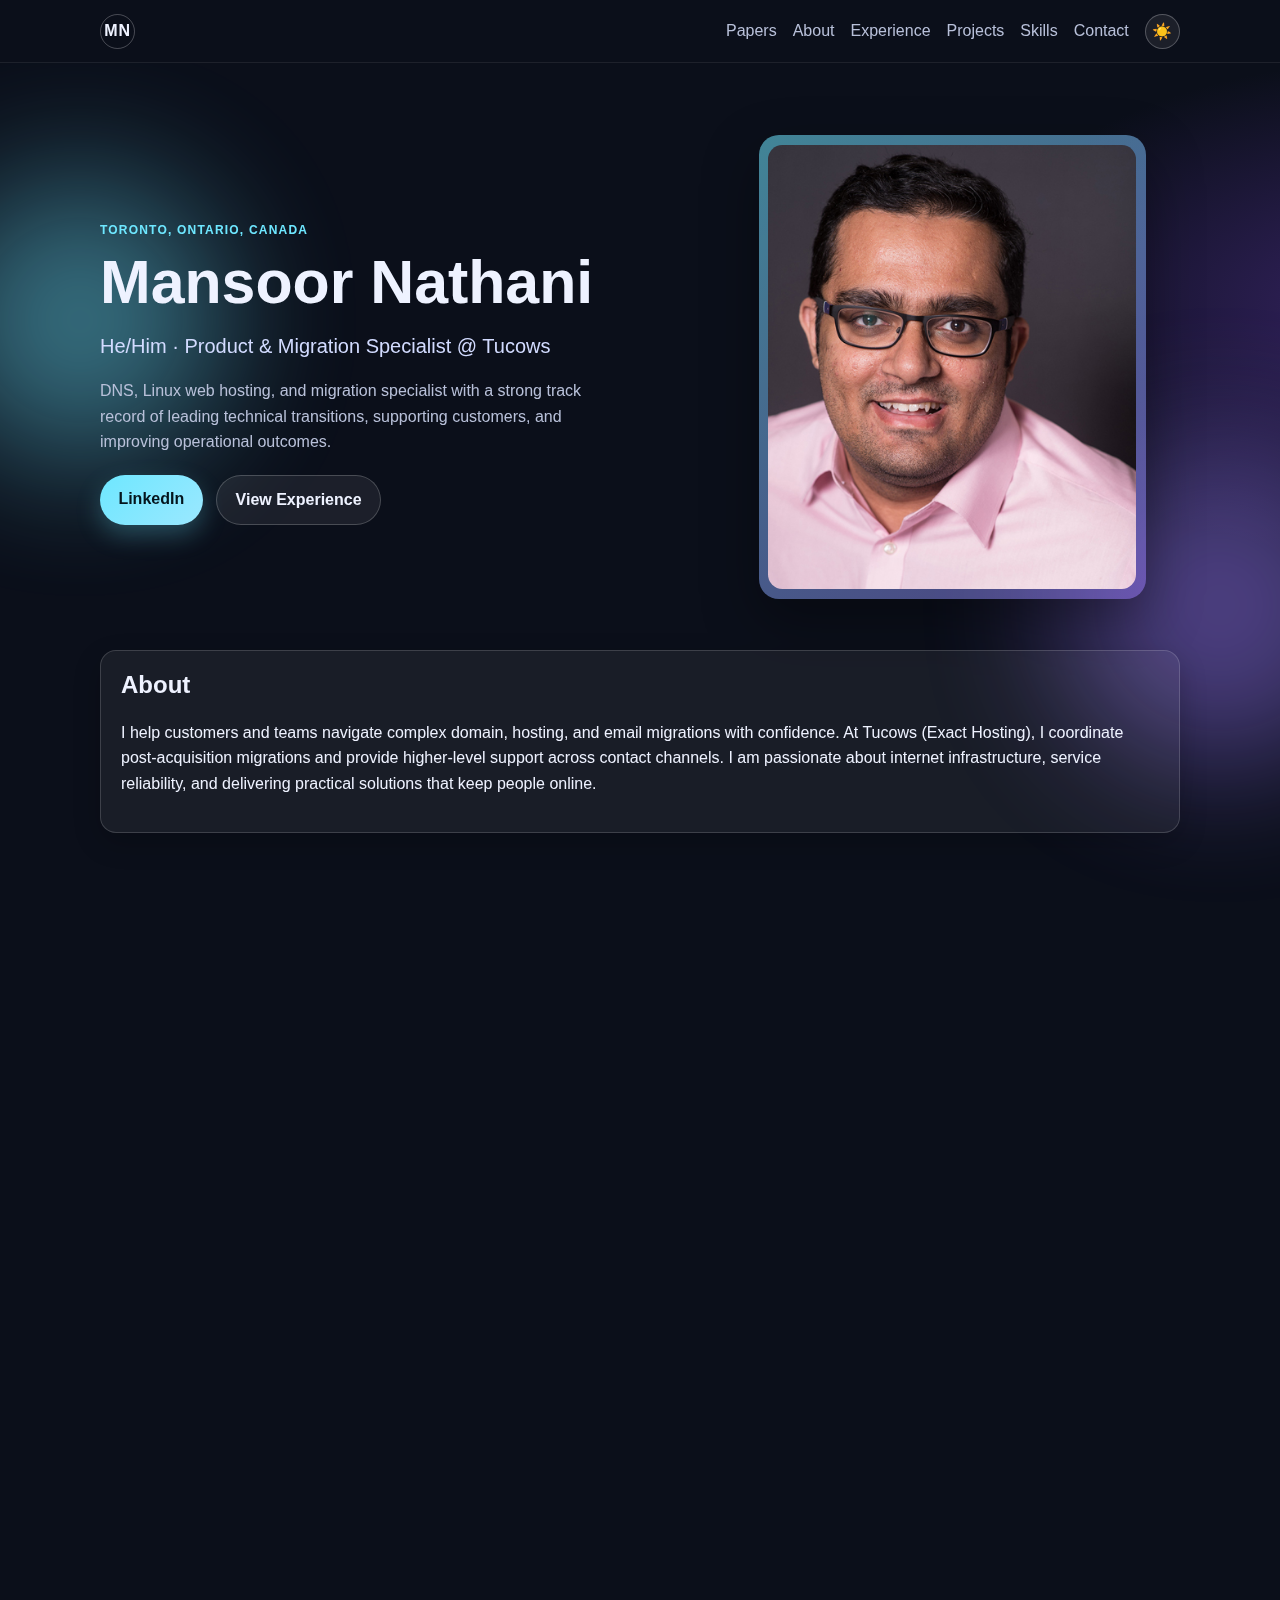
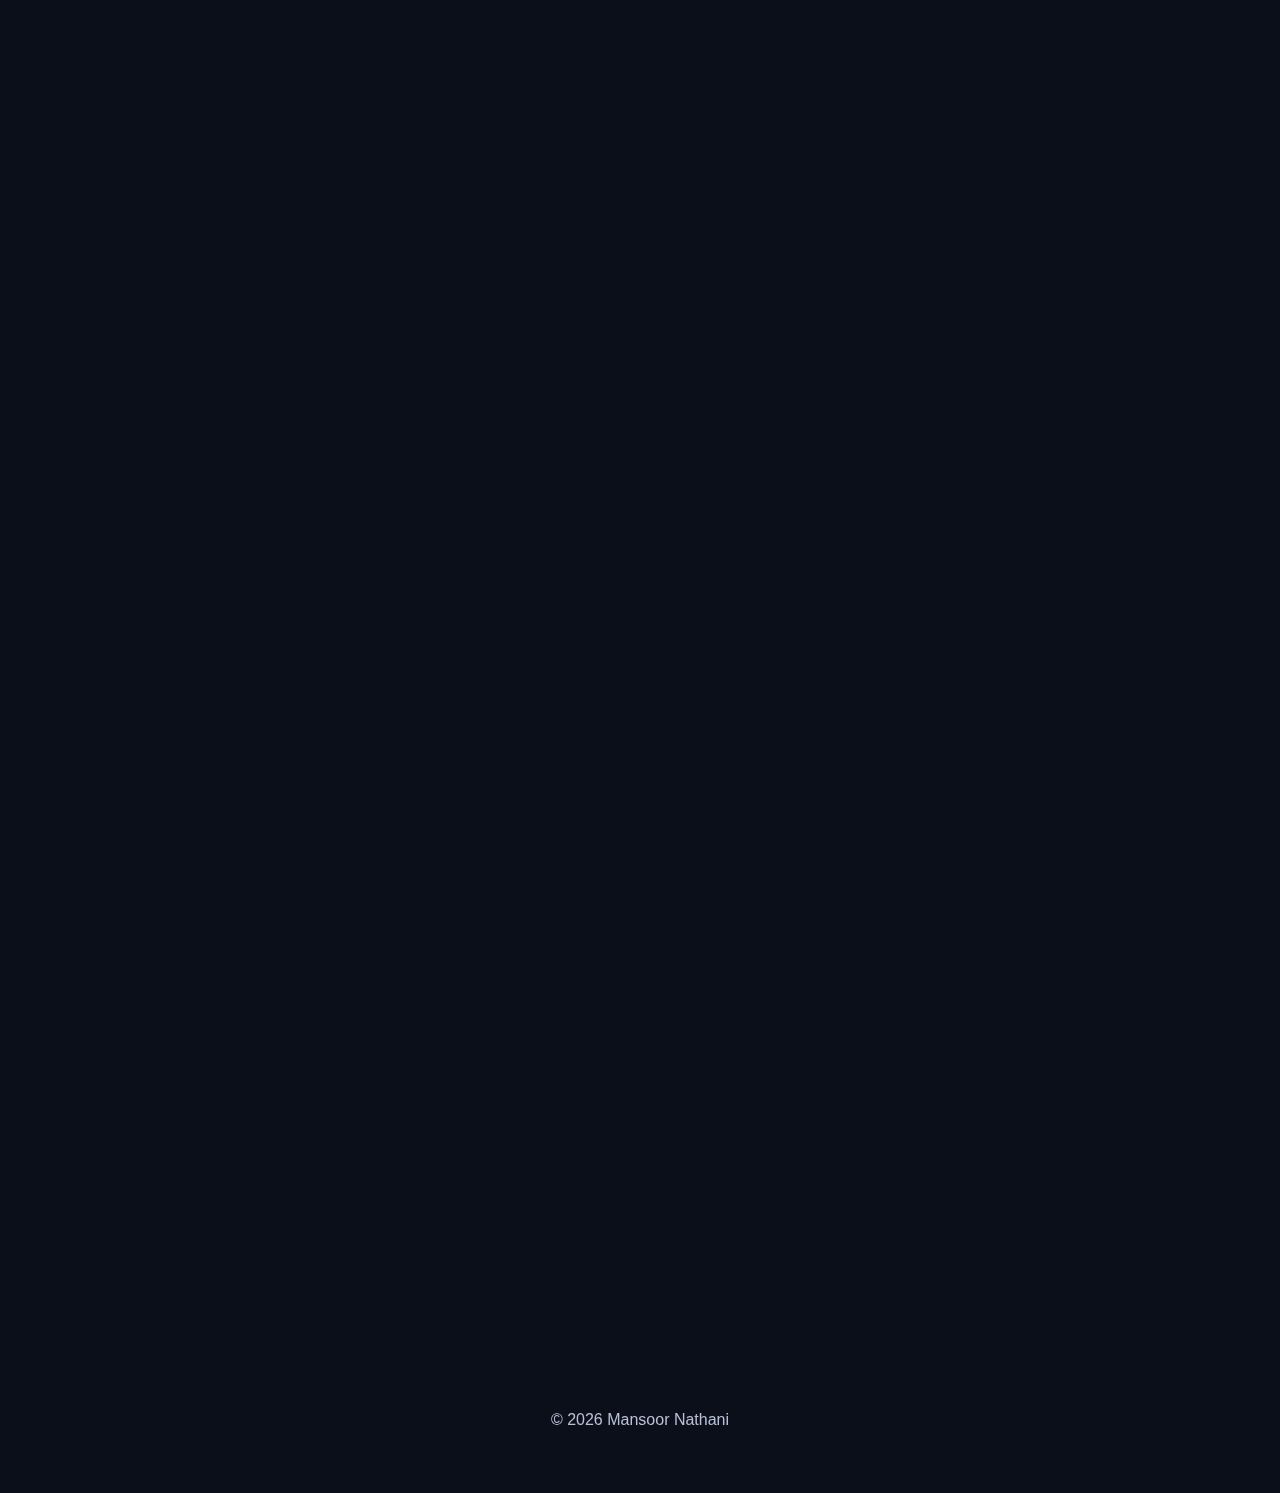
<file: index.html>
<!doctype html>
<html lang="en">
  <head>
    <meta charset="UTF-8" />
    <meta name="viewport" content="width=device-width, initial-scale=1.0" />
    <title>Mansoor Nathani | Product & Migration Specialist</title>
    <meta
      name="description"
      content="Mansoor Nathani — Product & Migration Specialist at Tucows. DNS, Linux web hosting, and internet operations professional based in Toronto."
    />
    <meta property="og:title" content="Mansoor Nathani" />
    <meta
      property="og:description"
      content="Product & Migration Specialist @ Tucows | DNS, Linux Web Hosting, Internet Enthusiast"
    />
    <meta property="og:type" content="website" />
    <meta property="og:image" content="Mansoor_headshot.jpg" />
    <link rel="preload" as="image" href="Mansoor_headshot.jpg" />
    <link rel="stylesheet" href="styles.css" />
    <script src="script.js" defer></script>
  </head>
  <body>
    <div class="bg-ornament bg-1" aria-hidden="true"></div>
    <div class="bg-ornament bg-2" aria-hidden="true"></div>

    <header class="site-header">
      <nav class="nav container">
        <a href="#top" class="brand">MN</a>
        <ul class="nav-links">
          <li><a href="papers.html">Papers</a></li>
          <li><a href="#about">About</a></li>
          <li><a href="#experience">Experience</a></li>
          <li><a href="#projects">Projects</a></li>
          <li><a href="#skills">Skills</a></li>
          <li><a href="#contact">Contact</a></li>
        </ul>
        <button class="theme-toggle" id="themeToggle" aria-label="Toggle dark and light mode" title="Toggle theme">☀️</button>
      </nav>
    </header>

    <main id="top">
      <section class="hero container">
        <div class="hero-content">
          <p class="eyebrow">Toronto, Ontario, Canada</p>
          <h1>Mansoor Nathani</h1>
          <p class="subtitle">He/Him · Product &amp; Migration Specialist @ Tucows</p>
          <p class="lead">
            DNS, Linux web hosting, and migration specialist with a strong track record of leading
            technical transitions, supporting customers, and improving operational outcomes.
          </p>
          <div class="cta-group">
            <a class="btn btn-primary" href="https://www.linkedin.com/in/mansoornathani" target="_blank" rel="noreferrer">LinkedIn</a>
            <a class="btn btn-secondary" href="#experience">View Experience</a>
          </div>
        </div>
        <div class="hero-photo-wrap">
          <img src="Mansoor_headshot.jpg" alt="Portrait of Mansoor Nathani" class="hero-photo" />
        </div>
      </section>

      <section id="about" class="section container card">
        <h2>About</h2>
        <p>
          I help customers and teams navigate complex domain, hosting, and email migrations with
          confidence. At Tucows (Exact Hosting), I coordinate post-acquisition migrations and
          provide higher-level support across contact channels. I am passionate about internet
          infrastructure, service reliability, and delivering practical solutions that keep people
          online.
        </p>
      </section>

      <section id="experience" class="section container">
        <h2>Experience</h2>
        <div class="timeline">
          <article class="timeline-item card">
            <div class="timeline-top">
              <h3>Product &amp; Migration Specialist — Exact Hosting, Tucows</h3>
              <span>Jul 2020 – Present</span>
            </div>
            <p>
              Coordinate domain, hosting, and email migrations after customer acquisition.
              Deliver advanced support and resolve escalated technical issues.
            </p>
          </article>

          <article class="timeline-item card">
            <div class="timeline-top">
              <h3>Team Manager, Hover — Tucows</h3>
              <span>Jul 2019 – Jul 2020</span>
            </div>
            <p>
              Oversaw support operations, coached and mentored agents, and collaborated across
              teams to improve service quality and brand outcomes.
            </p>
          </article>

          <article class="timeline-item card">
            <div class="timeline-top">
              <h3>Acting Team Manager, Hover &amp; Exact Hosting — Tucows</h3>
              <span>Mar 2019 – Jul 2019</span>
            </div>
            <p>
              Supported both Hover and Exact Hosting teams during a transition period, aligning
              priorities, coverage, and service quality across business units.
            </p>
          </article>

          <article class="timeline-item card">
            <div class="timeline-top">
              <h3>Exact Hosting Team Lead — Tucows</h3>
              <span>Sep 2018 – Mar 2019</span>
            </div>
            <p>
              Led day-to-day support execution, assisted with escalations, and partnered with peers
              to improve team workflows and customer outcomes.
            </p>
          </article>

          <article class="timeline-item card">
            <div class="timeline-top">
              <h3>Exact Hosting Senior Customer Advisor — Tucows</h3>
              <span>Jan 2018 – Sep 2018</span>
            </div>
            <p>
              Handled complex hosting and domain support requests, providing advanced troubleshooting
              and dependable customer guidance.
            </p>
          </article>

          <article class="timeline-item card">
            <div class="timeline-top">
              <h3>Exact Hosting Customer Advisor — Tucows</h3>
              <span>Jan 2017 – Dec 2017</span>
            </div>
            <p>
              Delivered front-line support for hosting and email services, helping customers resolve
              technical issues quickly and effectively.
            </p>
          </article>

          <article class="timeline-item card">
            <div class="timeline-top">
              <h3>Residential Internet Technician — York University</h3>
              <span>Aug 2011 – Feb 2012</span>
            </div>
            <p>
              Troubleshot VLAN and IP assignments using internal monitoring tools, coordinated
              with infrastructure/network operations, and tracked issues with BMC Remedy.
            </p>
          </article>

          <article class="timeline-item card">
            <div class="timeline-top">
              <h3>Operations Analyst — IBM Global Services - Network Services</h3>
              <span>Apr 2008 – Apr 2010</span>
            </div>
            <p>
              Delivered tier-2 network support across Internet, LAN, and WAN environments while
              maintaining SLAs and escalating to tier-3 teams when needed.
            </p>
          </article>

          <article class="timeline-item card">
            <div class="timeline-top">
              <h3>Assistant Manager, Food Services — Canada’s Wonderland</h3>
              <span>Apr 2005 – Sep 2005</span>
            </div>
            <p>
              Supported daily operations, staffing, and service standards in a high-volume
              environment focused on fast, consistent guest experiences.
            </p>
          </article>
        </div>
      </section>

      <section id="projects" class="section container">
        <h2>Selected Projects</h2>
        <div class="project-grid">
          <article class="card project-card">
            <h3>Customer Migration Playbooks</h3>
            <p>
              Standardized migration workflows for domain, email, and hosting transitions to reduce
              friction and improve handoffs between teams.
            </p>
          </article>
          <article class="card project-card">
            <h3>Escalation Quality Improvements</h3>
            <p>
              Improved escalation outcomes by refining troubleshooting patterns, documentation, and
              cross-team communication for higher-level support.
            </p>
          </article>
          <article class="card project-card">
            <h3>Support Operations Coaching</h3>
            <p>
              Guided team members on customer-first service and technical ownership to support
              stronger response quality and consistency.
            </p>
          </article>
        </div>
      </section>

      <section id="skills" class="section container card">
        <h2>Core Skills</h2>
        <ul class="chip-list">
          <li>Project Management</li>
          <li>DNS</li>
          <li>Linux Web Hosting</li>
          <li>Managed Hosting</li>
          <li>Internet Protocol Suite (TCP/IP)</li>
          <li>Apache</li>
          <li>Active Directory</li>
          <li>LAN / WAN Operations</li>
          <li>Billing Systems</li>
          <li>BMC Remedy</li>
          <li>IBM Tivoli</li>
          <li>SQL</li>
        </ul>
      </section>

      <section id="contact" class="section container card contact">
        <h2>Let’s Connect</h2>
        <p>
          Open to connecting with professionals in hosting, internet infrastructure, and technical
          operations.
        </p>
        <a class="btn btn-primary" href="https://www.linkedin.com/in/mansoornathani" target="_blank" rel="noreferrer">Connect on LinkedIn</a>
      </section>
    </main>

    <footer class="site-footer container">
      <p>© <span id="year">2026</span> Mansoor Nathani</p>
    </footer>
  </body>
</html>
</file>
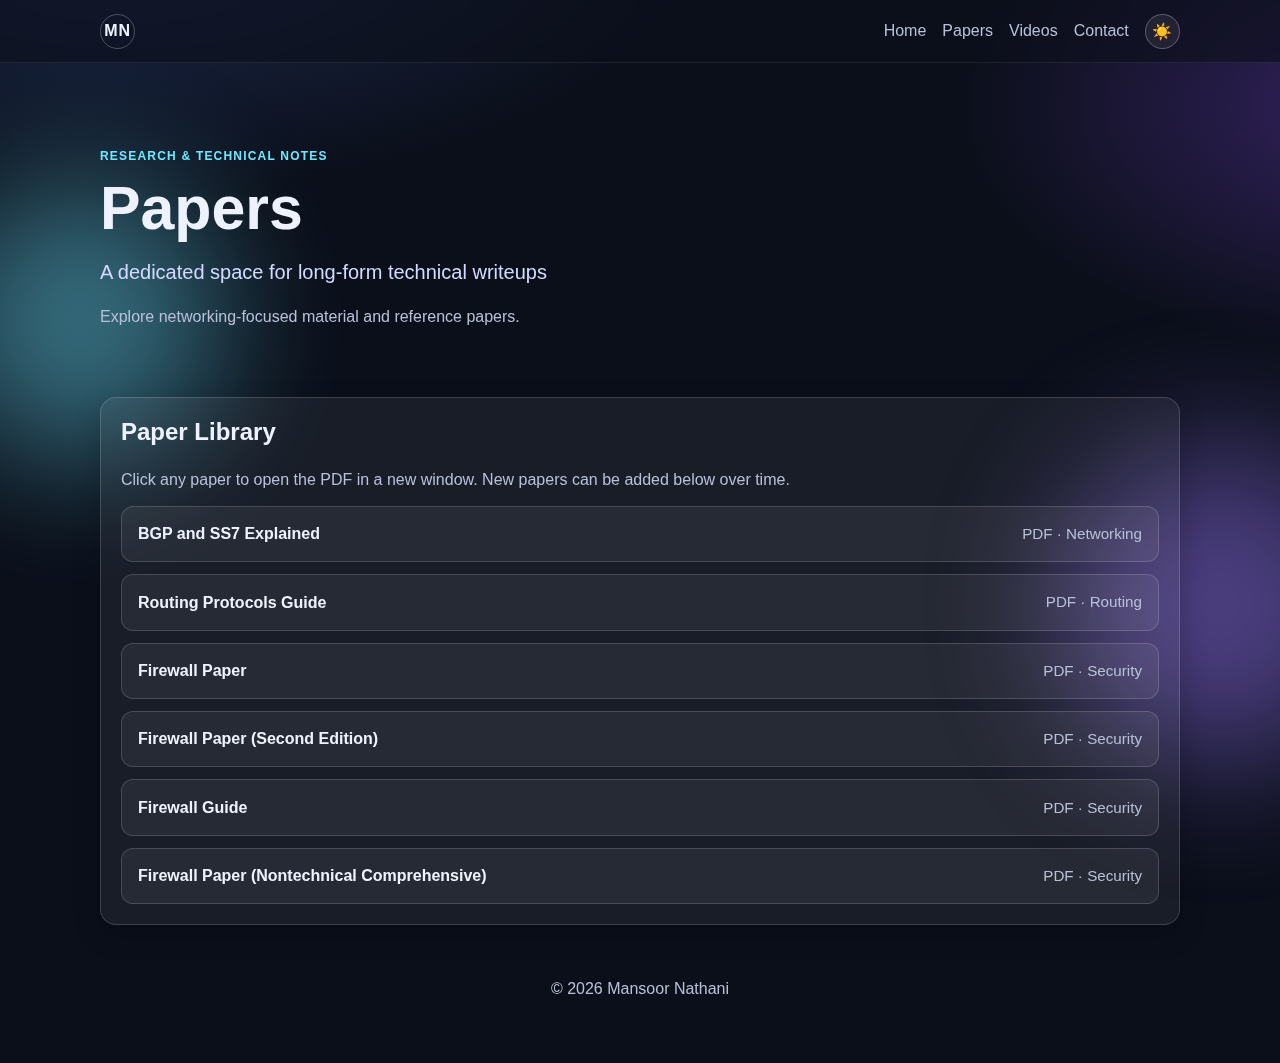
<file: papers.html>
<!doctype html>
<html lang="en">
  <head>
    <meta charset="UTF-8" />
    <meta name="viewport" content="width=device-width, initial-scale=1.0" />
    <title>Papers | Mansoor Nathani</title>
    <meta
      name="description"
      content="Technical papers by Mansoor Nathani, including BGP and SS7 Explained."
    />
    <link rel="stylesheet" href="styles.css" />
    <script src="script.js" defer></script>
  </head>
  <body>
    <div class="bg-ornament bg-1" aria-hidden="true"></div>
    <div class="bg-ornament bg-2" aria-hidden="true"></div>

    <header class="site-header">
      <nav class="nav container">
        <a href="index.html#top" class="brand">MN</a>
        <ul class="nav-links">
          <li><a href="index.html">Home</a></li>
          <li><a href="#papers">Papers</a></li>
          <li><a href="videos.html">Videos</a></li>
          <li><a href="index.html#contact">Contact</a></li>
        </ul>
        <button class="theme-toggle" id="themeToggle" aria-label="Toggle dark and light mode" title="Toggle theme">☀️</button>
      </nav>
    </header>

    <main id="top">
      <section class="hero container">
        <div class="hero-content">
          <p class="eyebrow">Research & Technical Notes</p>
          <h1>Papers</h1>
          <p class="subtitle">A dedicated space for long-form technical writeups</p>
          <p class="lead">
            Explore networking-focused material and reference papers.
          </p>
        </div>
      </section>

      <section id="papers" class="section container card">
        <h2>Paper Library</h2>
        <p class="papers-intro">
          Click any paper to open the PDF in a new window. New papers can be added below over time.
        </p>
        <ul class="paper-library">
          <li class="paper-item">
            <a href="BGP_and_SS7_Explained.pdf" target="_blank" rel="noreferrer">
              <span class="paper-title">BGP and SS7 Explained</span>
              <span class="paper-meta">PDF · Networking</span>
            </a>
          </li>
          <li class="paper-item">
            <a href="Routing_Protocols_Guide.pdf" target="_blank" rel="noreferrer">
              <span class="paper-title">Routing Protocols Guide</span>
              <span class="paper-meta">PDF · Routing</span>
            </a>
          </li>
          <li class="paper-item">
            <a href="firewall_paper.pdf" target="_blank" rel="noreferrer">
              <span class="paper-title">Firewall Paper</span>
              <span class="paper-meta">PDF · Security</span>
            </a>
          </li>
          <li class="paper-item">
            <a href="firewall_paper_second_edition.pdf" target="_blank" rel="noreferrer">
              <span class="paper-title">Firewall Paper (Second Edition)</span>
              <span class="paper-meta">PDF · Security</span>
            </a>
          </li>
          <li class="paper-item">
            <a href="Firewall_Guide.pdf" target="_blank" rel="noreferrer">
              <span class="paper-title">Firewall Guide</span>
              <span class="paper-meta">PDF · Security</span>
            </a>
          </li>
          <li class="paper-item">
            <a href="firewall_paper_nontechnical_comprehensive.pdf" target="_blank" rel="noreferrer">
              <span class="paper-title">Firewall Paper (Nontechnical Comprehensive)</span>
              <span class="paper-meta">PDF · Security</span>
            </a>
          </li>
        </ul>
      </section>
    </main>

    <footer class="site-footer container">
      <p>© <span id="year">2026</span> Mansoor Nathani</p>
    </footer>
  </body>
</html>
</file>
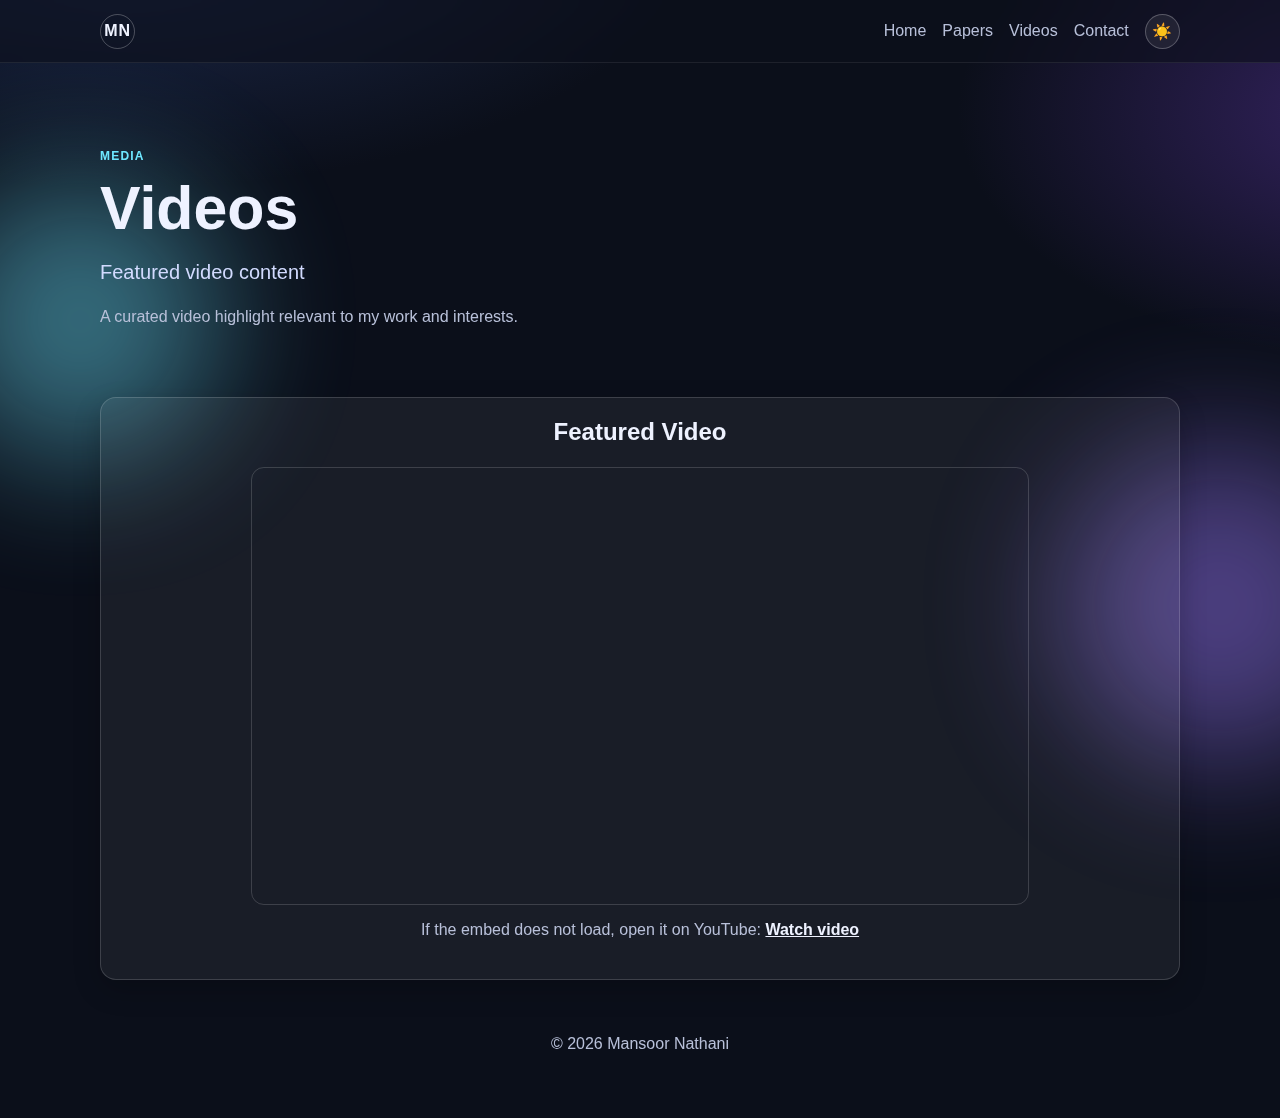
<file: videos.html>
<!doctype html>
<html lang="en">
  <head>
    <meta charset="UTF-8" />
    <meta name="viewport" content="width=device-width, initial-scale=1.0" />
    <title>Videos | Mansoor Nathani</title>
    <meta
      name="description"
      content="Video highlights and talks by Mansoor Nathani."
    />
    <link rel="stylesheet" href="styles.css" />
    <script src="script.js" defer></script>
  </head>
  <body>
    <div class="bg-ornament bg-1" aria-hidden="true"></div>
    <div class="bg-ornament bg-2" aria-hidden="true"></div>

    <header class="site-header">
      <nav class="nav container">
        <a href="index.html#top" class="brand">MN</a>
        <ul class="nav-links">
          <li><a href="index.html">Home</a></li>
          <li><a href="papers.html">Papers</a></li>
          <li><a href="#videos">Videos</a></li>
          <li><a href="index.html#contact">Contact</a></li>
        </ul>
        <button class="theme-toggle" id="themeToggle" aria-label="Toggle dark and light mode" title="Toggle theme">☀️</button>
      </nav>
    </header>

    <main id="top">
      <section class="hero container">
        <div class="hero-content">
          <p class="eyebrow">Media</p>
          <h1>Videos</h1>
          <p class="subtitle">Featured video content</p>
          <p class="lead">A curated video highlight relevant to my work and interests.</p>
        </div>
      </section>

      <section id="videos" class="section container card video-section">
        <h2>Featured Video</h2>
        <div class="video-frame-wrap">
          <iframe
            class="video-frame"
            src="https://www.youtube.com/embed/RT-1DU33xIk?si=t6_sCnqBBztnRP1G"
            title="YouTube video player"
            frameborder="0"
            loading="lazy"
            allow="accelerometer; autoplay; clipboard-write; encrypted-media; gyroscope; picture-in-picture; web-share"
            referrerpolicy="strict-origin-when-cross-origin"
            allowfullscreen
          ></iframe>
        </div>
        <p class="video-fallback">
          If the embed does not load, open it on YouTube:
          <a href="https://www.youtube.com/watch?v=RT-1DU33xIk" target="_blank" rel="noreferrer">Watch video</a>
        </p>
      </section>
    </main>

    <footer class="site-footer container">
      <p>© <span id="year">2026</span> Mansoor Nathani</p>
    </footer>
  </body>
</html>
</file>
<file: styles.css>
:root {
  --bg: #0b0f1a;
  --bg-layer-1: #1b2748;
  --bg-layer-2: #2d1f54;
  --surface: rgba(255, 255, 255, 0.06);
  --surface-border: rgba(255, 255, 255, 0.16);
  --text: #eef2ff;
  --muted: #b8c0d9;
  --subtitle: #d2dbff;
  --chip-bg: rgba(255, 255, 255, 0.08);
  --chip-border: rgba(255, 255, 255, 0.18);
  --chip-text: #deebff;
  --brand: #6ee7ff;
  --brand-2: #9d7bff;
  --header-bg: rgba(11, 15, 26, 0.6);
  --max-width: 1080px;
}

body[data-theme="light"] {
  --bg: #f4f7ff;
  --bg-layer-1: #dbe6ff;
  --bg-layer-2: #ece4ff;
  --surface: rgba(255, 255, 255, 0.82);
  --surface-border: rgba(34, 53, 101, 0.14);
  --text: #101a32;
  --muted: #3f4d70;
  --subtitle: #1b2a52;
  --chip-bg: rgba(47, 114, 255, 0.1);
  --chip-border: rgba(27, 42, 82, 0.22);
  --chip-text: #16284f;
  --brand: #2f72ff;
  --brand-2: #8d57ff;
  --header-bg: rgba(244, 247, 255, 0.72);
}

* {
  box-sizing: border-box;
}

html,
body {
  margin: 0;
  padding: 0;
}

body {
  font-family: "Inter", "Segoe UI", Roboto, Arial, sans-serif;
  color: var(--text);
  background: radial-gradient(1200px 600px at 10% -10%, var(--bg-layer-1) 10%, transparent 50%),
    radial-gradient(900px 500px at 110% 10%, var(--bg-layer-2) 10%, transparent 50%), var(--bg);
  line-height: 1.6;
  min-height: 100vh;
  position: relative;
  transition: background 0.35s ease, color 0.35s ease;
}

.container {
  width: min(var(--max-width), 92vw);
  margin: 0 auto;
}

.bg-ornament {
  position: fixed;
  z-index: -1;
  border-radius: 999px;
  filter: blur(70px);
  opacity: 0.45;
}

.bg-1 {
  width: 280px;
  height: 280px;
  top: 20%;
  left: -60px;
  background: var(--brand);
}

.bg-2 {
  width: 320px;
  height: 320px;
  right: -100px;
  bottom: 15%;
  background: var(--brand-2);
}

.site-header {
  position: sticky;
  top: 0;
  z-index: 20;
  backdrop-filter: blur(10px);
  background: var(--header-bg);
  border-bottom: 1px solid rgba(255, 255, 255, 0.08);
}

.nav {
  display: flex;
  align-items: center;
  justify-content: space-between;
  gap: 1rem;
  padding: 0.85rem 0;
}

.brand {
  color: var(--text);
  text-decoration: none;
  font-weight: 800;
  letter-spacing: 0.05em;
  border: 1px solid rgba(255, 255, 255, 0.25);
  border-radius: 999px;
  width: 2.2rem;
  height: 2.2rem;
  display: grid;
  place-items: center;
}

.nav-links {
  list-style: none;
  display: flex;
  gap: 1rem;
  margin: 0;
  padding: 0;
  margin-left: auto;
}

.nav-links a {
  color: var(--muted);
  text-decoration: none;
  font-weight: 500;
}

.nav-links a:hover {
  color: var(--text);
}

.theme-toggle {
  border: 1px solid rgba(255, 255, 255, 0.25);
  background: rgba(255, 255, 255, 0.07);
  color: var(--text);
  border-radius: 999px;
  width: 2.2rem;
  height: 2.2rem;
  cursor: pointer;
  font-size: 1rem;
}

.theme-toggle:hover {
  transform: translateY(-1px);
}

.hero {
  display: grid;
  grid-template-columns: 1.3fr 1fr;
  gap: 2rem;
  align-items: center;
  padding: 4.5rem 0 2rem;
}

.eyebrow {
  text-transform: uppercase;
  letter-spacing: 0.1em;
  color: var(--brand);
  font-weight: 700;
  font-size: 0.75rem;
  margin-bottom: 0.35rem;
}

h1,
h2,
h3 {
  line-height: 1.2;
  margin-top: 0;
}

h1 {
  font-size: clamp(2rem, 6vw, 3.8rem);
  margin-bottom: 0.7rem;
}

.subtitle {
  font-size: clamp(1rem, 2.1vw, 1.25rem);
  color: var(--subtitle);
  margin: 0 0 0.8rem;
}

.lead {
  color: var(--muted);
  max-width: 58ch;
}

.hero-photo-wrap {
  justify-self: center;
  width: min(420px, 85%);
  border-radius: 1.25rem;
  padding: 0.6rem;
  background: linear-gradient(145deg, rgba(110, 231, 255, 0.55), rgba(157, 123, 255, 0.45));
  box-shadow: 0 22px 55px rgba(0, 0, 0, 0.35);
}

.hero-photo {
  width: 100%;
  display: block;
  border-radius: 0.9rem;
  object-fit: cover;
}

.cta-group {
  display: flex;
  gap: 0.85rem;
  flex-wrap: wrap;
  margin-top: 1.25rem;
}

.btn {
  display: inline-block;
  text-decoration: none;
  border-radius: 999px;
  padding: 0.7rem 1.15rem;
  font-weight: 700;
  transition: transform 0.2s ease, box-shadow 0.2s ease;
}

.btn:hover {
  transform: translateY(-1px);
}

.btn-primary {
  color: #04141c;
  background: linear-gradient(135deg, var(--brand), #9be8ff);
  box-shadow: 0 10px 24px rgba(110, 231, 255, 0.26);
}

.btn-secondary {
  color: var(--text);
  background: rgba(255, 255, 255, 0.07);
  border: 1px solid rgba(255, 255, 255, 0.2);
}

.section {
  padding: 1rem 0;
  margin-top: 1.2rem;
}

.card {
  background: var(--surface);
  border: 1px solid var(--surface-border);
  border-radius: 1rem;
  padding: 1.25rem;
  box-shadow: 0 10px 28px rgba(0, 0, 0, 0.2);
  transition: transform 0.25s ease, box-shadow 0.25s ease, background 0.35s ease;
}

.card:hover {
  transform: translateY(-2px);
  box-shadow: 0 14px 34px rgba(0, 0, 0, 0.25);
}

.timeline {
  display: grid;
  gap: 0.9rem;
}

.timeline-item h3 {
  margin-bottom: 0.4rem;
}

.timeline-top {
  display: flex;
  gap: 1rem;
  justify-content: space-between;
  align-items: baseline;
  flex-wrap: wrap;
}

.timeline-top span {
  color: var(--muted);
  font-size: 0.95rem;
}

.papers-intro {
  color: var(--muted);
  margin-bottom: 0.6rem;
}

.papers-list {
  margin: 0;
  padding-left: 1.1rem;
}

.papers-list li {
  margin: 0.2rem 0;
}

.papers-list a {
  color: var(--text);
  font-weight: 600;
}

.papers-list a:hover {
  color: var(--brand);
}

.paper-library {
  list-style: none;
  margin: 0.85rem 0 0;
  padding: 0;
  display: grid;
  gap: 0.75rem;
}

.paper-item a {
  display: flex;
  justify-content: space-between;
  gap: 1rem;
  align-items: center;
  text-decoration: none;
  padding: 0.9rem 1rem;
  border: 1px solid var(--surface-border);
  border-radius: 0.75rem;
  background: var(--surface);
  color: var(--text);
}

.paper-item a:hover {
  border-color: color-mix(in srgb, var(--brand) 45%, transparent);
  transform: translateY(-1px);
}

.paper-title {
  font-weight: 700;
}

.paper-meta {
  color: var(--muted);
  font-size: 0.95rem;
}

.video-section {
  text-align: center;
}

.video-frame-wrap {
  width: min(75%, 1000px);
  margin: 0.9rem auto 0;
}

.video-frame {
  width: 100%;
  aspect-ratio: 16 / 9;
  border: 1px solid var(--surface-border);
  border-radius: 0.8rem;
  display: block;
}

.video-fallback {
  margin-top: 0.8rem;
  color: var(--muted);
}

.video-fallback a {
  color: var(--text);
  font-weight: 600;
}

.video-fallback a:hover {
  color: var(--brand);
}

.project-grid {
  display: grid;
  grid-template-columns: repeat(3, minmax(0, 1fr));
  gap: 0.9rem;
}

.project-card h3 {
  margin-bottom: 0.55rem;
}

.chip-list {
  list-style: none;
  display: flex;
  flex-wrap: wrap;
  gap: 0.65rem;
  padding: 0;
  margin: 1rem 0 0;
}

.chip-list li {
  padding: 0.45rem 0.72rem;
  border-radius: 999px;
  background: var(--chip-bg);
  border: 1px solid var(--chip-border);
  color: var(--chip-text);
  font-size: 0.95rem;
}

.contact {
  text-align: center;
}

.site-footer {
  padding: 2.2rem 0 2.8rem;
  color: var(--muted);
  text-align: center;
}

.reveal {
  opacity: 0;
  transform: translateY(18px);
  transition: opacity 0.6s ease, transform 0.6s ease;
}

.reveal.revealed {
  opacity: 1;
  transform: translateY(0);
}

@media (max-width: 900px) {
  .hero {
    grid-template-columns: 1fr;
    padding-top: 2.8rem;
  }

  .hero-photo-wrap {
    width: min(420px, 75vw);
  }

  .project-grid {
    grid-template-columns: 1fr;
  }
}

@media (max-width: 640px) {
  .nav {
    flex-wrap: wrap;
  }

  .nav-links {
    order: 3;
    width: 100%;
    gap: 0.65rem;
    font-size: 0.95rem;
    flex-wrap: wrap;
  }

  .card {
    padding: 1rem;
  }

  .paper-item a {
    flex-direction: column;
    align-items: flex-start;
  }

  .video-frame-wrap {
    width: 100%;
  }
}

@media (prefers-reduced-motion: reduce) {
  *,
  *::before,
  *::after {
    animation: none !important;
    transition: none !important;
    scroll-behavior: auto !important;
  }

  .reveal {
    opacity: 1;
    transform: none;
  }
}
</file>
